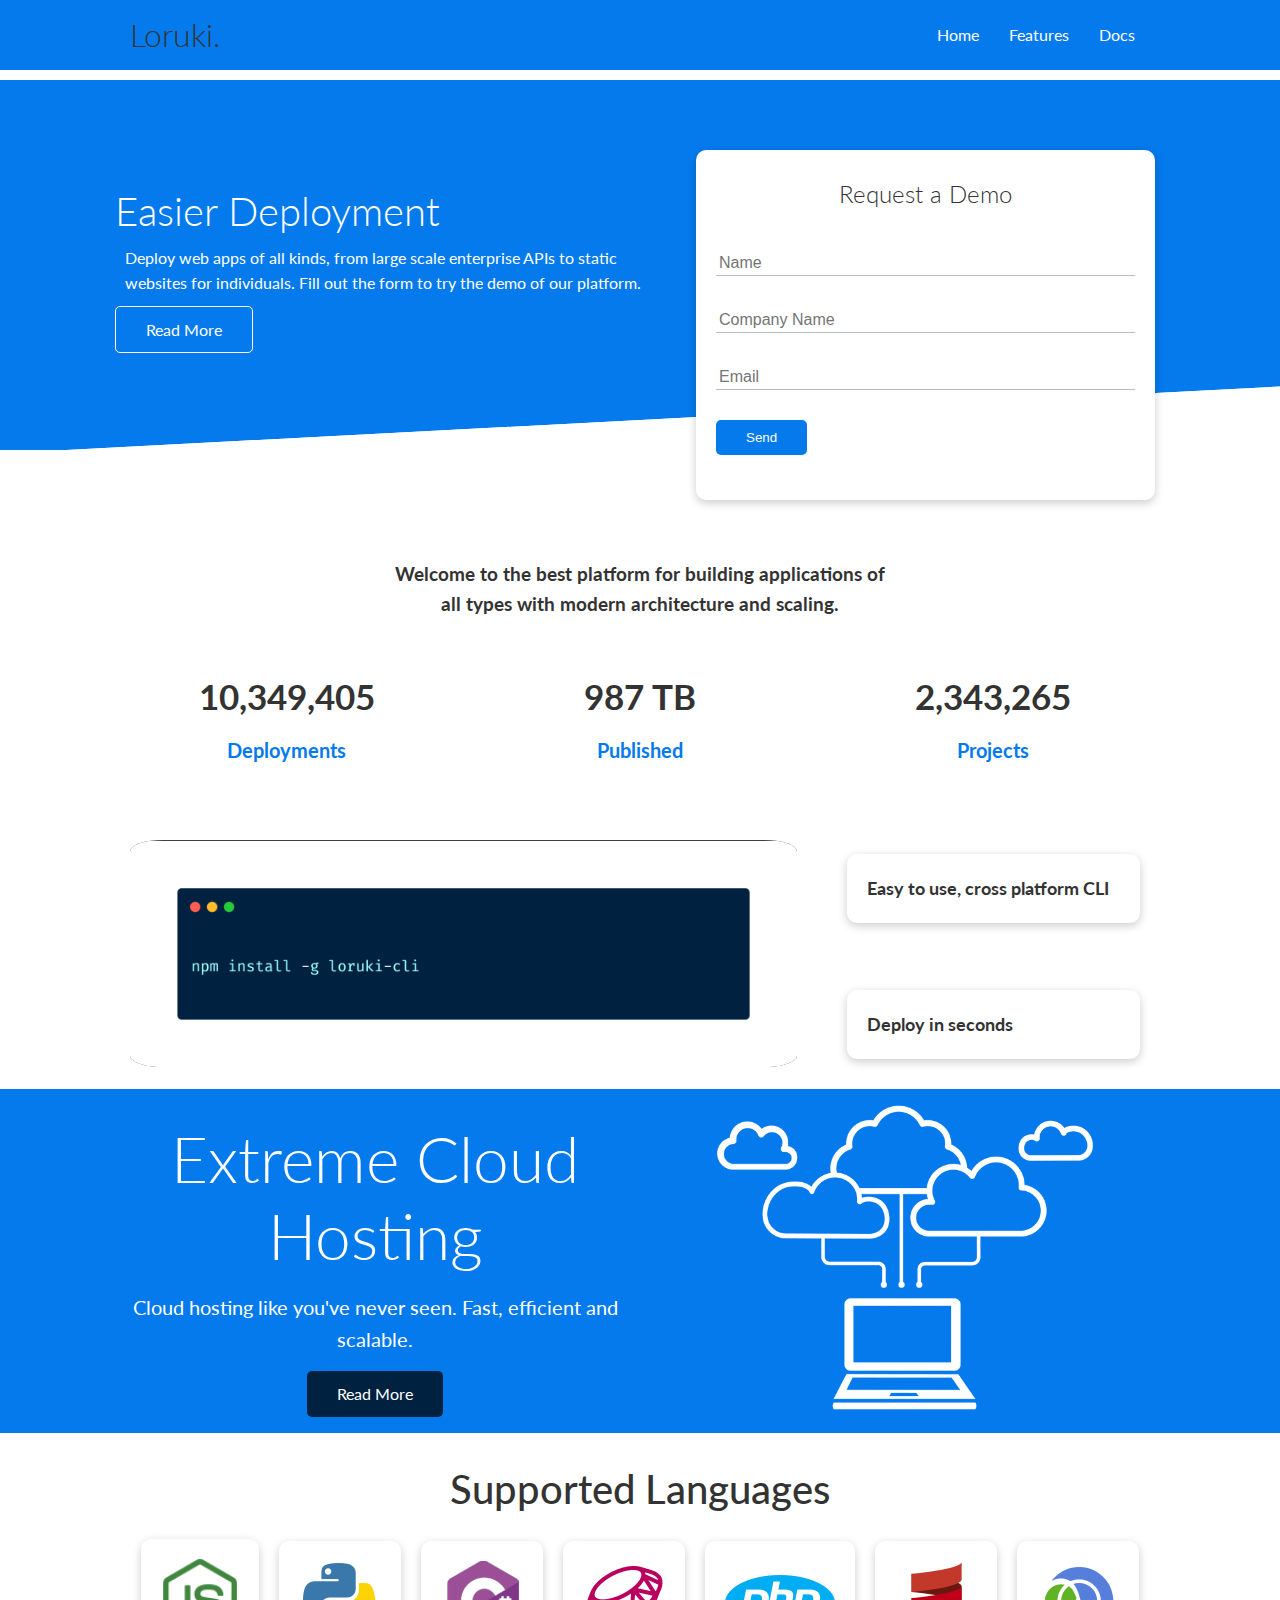
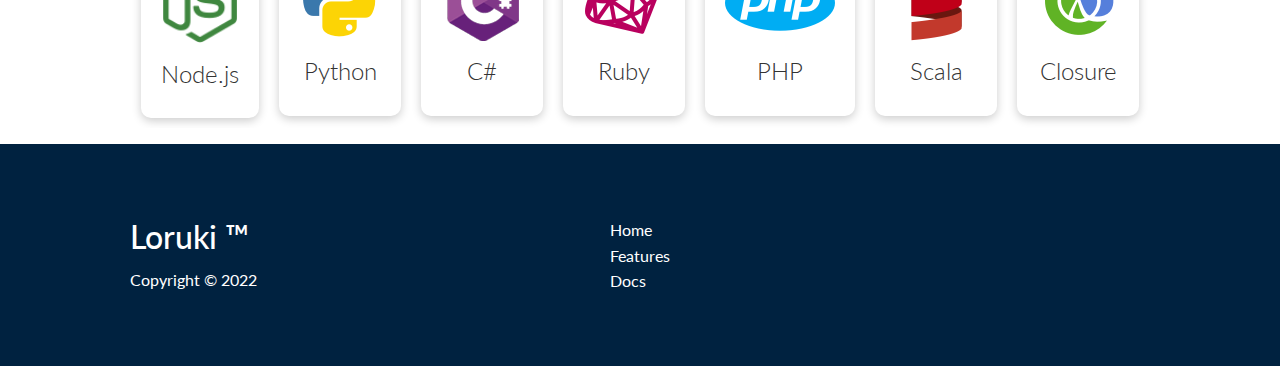
<file: index.html>
<!DOCTYPE html>
<html lang="en">
<head>
    <meta charset="UTF-8">
    <meta http-equiv="X-UA-Compatible" content="IE=edge">
    <meta name="viewport" content="width=device-width, initial-scale=1.0">
    <link rel="stylesheet" href="https://cdnjs.cloudflare.com/ajax/libs/font-awesome/6.2.1/css/all.min.css" 
    integrity="sha512-MV7K8+y+gLIBoVD59lQIYicR65iaqukzvf/nwasF0nqhPay5w/9lJmVM2hMDcnK1OnMGCdVK+iQrJ7lzPJQd1w==" 
    crossorigin="anonymous" referrerpolicy="no-referrer" />
    <link rel="stylesheet" href="css/utilities.css">
    <link rel="stylesheet" href="css/styles.css">
    <title>Loruki | Cloud Hosting For Everyone</title>
</head>
<body>
    <!-- Navbar -->
    <div class="navbar">
        <div class="container flex">
            <h1 class="logo">Loruki.</h1>
            <nav>
                <ul>
                    <li><a href="index.html">Home</a></li>
                    <li><a href="features.html">Features</a></li>
                    <li><a href="docs.html">Docs</a></li>
                </ul>
            </nav>
        </div>
    </div>

    <!-- Showcase -->
    <section class="showcase">
        <div class="container grid">
            <div class="showcase__text">
                <h1>Easier Deployment</h1>
                <p>
                    Deploy web apps of all kinds, from large scale enterprise APIs to static 
                    websites for individuals. Fill out the form to try the demo of our platform.
                </p>
                <a href="features.html" class="btn btn--outline">Read More</a>
            </div>
            <div class="showcase__form card">
                <h2 class="text-center">Request a Demo</h2>
                <form name="contact" method="POST" netlify-honeypot="bot-field" data-netlify="true">
                    <p class="hidden">
                        <label>Don't fill this out if you're human:
                            <input name="bot-field">
                        </label>
                    </p>
                    <input type="hidden" name="form-name" value="contact">
                    <div class="form__control">
                        <input type="text" name="name" placeholder="Name" required>
                    </div>
                    <div class="form__control">
                        <input type="text" name="company" placeholder="Company Name" required>
                    </div>
                    <div class="form__control">
                        <input type="email" name="email" placeholder="Email" required>
                    </div>
                    <input type="submit" value="Send" class="btn btn--primary">
                </form>
            </div>
        </div>
    </section>

    <!-- Stats -->
    <section class="stats">
        <div class="container">
            <h3 class="stats__heading text-center my-1">
                Welcome to the best platform for building applications of all types 
                with modern architecture and scaling.
            </h3>
            <div class="grid grid-3 text-center my-4">
                <div>
                    <i class="fas fa-server fa-5x"></i>
                    <h3>10,349,405</h3>
                    <p class="text-secondary">Deployments</p>
                </div>
                <div>
                    <i class="fas fa-upload fa-5x"></i>
                    <h3>987 TB</h3>
                    <p class="text-secondary">Published</p>
                </div>
                <div>
                    <i class="fas fa-project-diagram fa-5x"></i>
                    <h3>2,343,265</h3>
                    <p class="text-secondary">Projects</p>
                </div>
            </div>
        </div>
    </section>

    <!-- CLI -->
    <section class="cli my-2">
        <div class="container grid grid-2by3">
            <div class="span-2by2">
                <img src="./images/cli.png" alt="cli">
            </div>
            <div class="card">
                <h3>Easy to use, cross platform CLI</h3>
            </div>
            <div class="card">
                <h3>Deploy in seconds</h3>
            </div>
        </div>
    </section>

    <!-- CLOUD -->
    <section class="cloud bg-primary">
        <div class="container grid">
            <div class="text-center">
                <h2 class="lg my-2">Extreme Cloud Hosting</h2>
                <p class="lead my-2">
                    Cloud hosting like you've never seen. Fast, efficient and scalable.
                </p>
                <a href="features.html" class="btn btn--dark">Read More</a>
            </div>
            <div>
                <img src="./images/cloud.png" alt="cloud">
            </div>
        </div>
    </section>

    <!-- LANGUAGES -->
    <section class="languages my-2">
        <div class="container">
            <h1 class="text-center md my-2">Supported Languages</h1>
            <div class="language__cards flex flex-wrap">
                <div class="card">
                    <img src="./images/logos/node.png" alt="node">
                    <h2>Node.js</h2>
                </div>
                <div class="card">
                    <img src="./images/logos/python.png" alt="python">
                    <h2>Python</h2>
                </div>
                <div class="card">
                    <img src="./images/logos/csharp.png" alt="cSharp">
                    <h2>C#</h2>
                </div>
                <div class="card">
                    <img src="./images/logos/ruby.png" alt="ruby">
                    <h2>Ruby</h2>
                </div>
                <div class="card">
                    <img src="./images/logos/php.png" alt="php">
                    <h2>PHP</h2>
                </div>
                <div class="card">
                    <img src="./images/logos/scala.png" alt="scala">
                    <h2>Scala</h2>
                </div>
                <div class="card">
                    <img src="./images/logos/clojure.png" alt="clojure">
                    <h2>Closure</h2>
                </div>
            </div>
        </div>
    </section>

    <!-- FOOTER -->
    <section class="footer bg-dark py-5">
        <div class="container grid grid-3">
            <div class="footer__copyright">
                <h2>Loruki &trade;</h2>
                <p>Copyright &copy; 2022</p>
            </div>
            <nav class="footer__nav mx-auto">
                <ul>
                    <li><a href="index.html">Home</a></li>
                    <li><a href="features.html">Features</a></li>
                    <li><a href="docs.html">Docs</a></li>
                </ul>
            </nav>
            <div class="footer__social">
                <a href="#"><i class="m-1 fab fa-github fa-2x"></i></a>
                <a href="#"><i class="m-1 fab fa-twitter fa-2x"></i></a>
                <a href="#"><i class="m-1 fab fa-linkedin fa-2x"></i></a>
                <a href="#"><i class="m-1 fab fa-instagram fa-2x"></i></a>
                <a href="#"><i class="m-1 fab fa-telegram fa-2x"></i></a>
            </div>
        </div>
    </section>
</body>
</html>
</file>
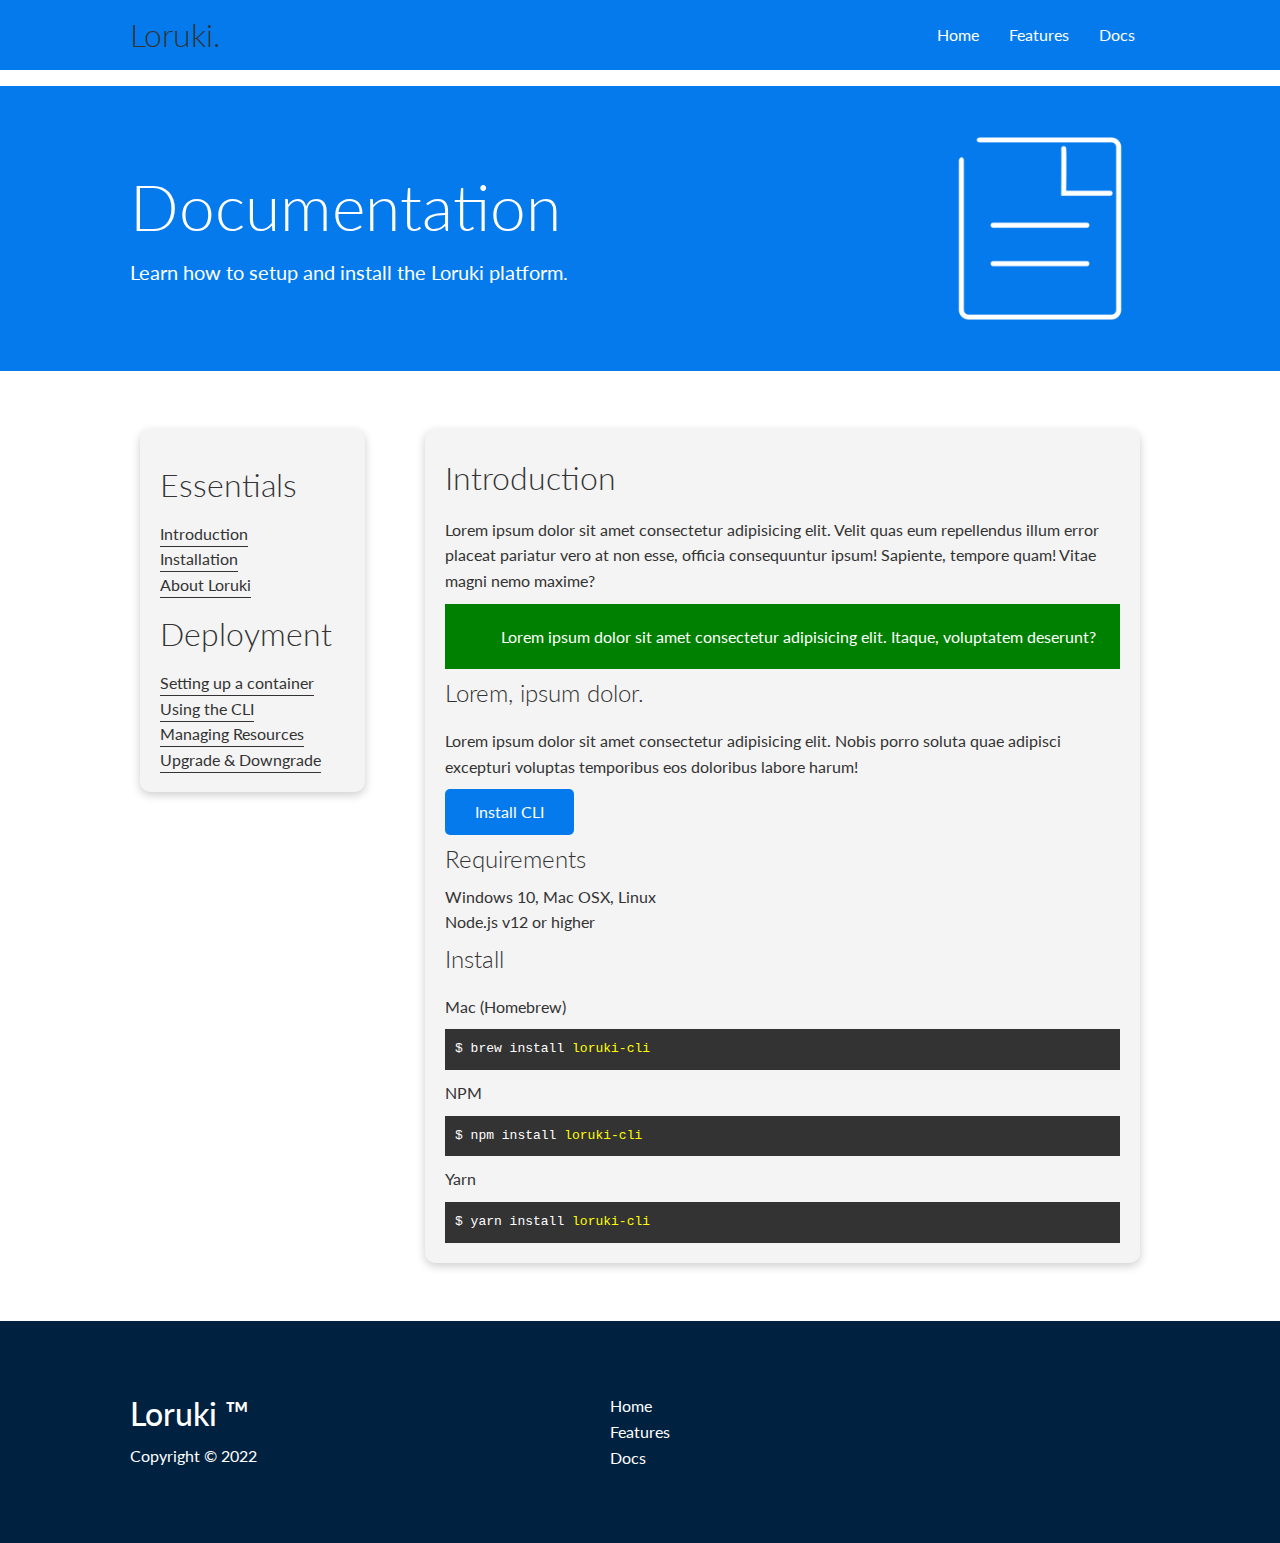
<file: docs.html>
<!DOCTYPE html>
<html lang="en">
<head>
    <meta charset="UTF-8">
    <meta http-equiv="X-UA-Compatible" content="IE=edge">
    <meta name="viewport" content="width=device-width, initial-scale=1.0">
    <link rel="stylesheet" href="https://cdnjs.cloudflare.com/ajax/libs/font-awesome/6.2.1/css/all.min.css" 
    integrity="sha512-MV7K8+y+gLIBoVD59lQIYicR65iaqukzvf/nwasF0nqhPay5w/9lJmVM2hMDcnK1OnMGCdVK+iQrJ7lzPJQd1w==" 
    crossorigin="anonymous" referrerpolicy="no-referrer" />
    <link rel="stylesheet" href="css/utilities.css">
    <link rel="stylesheet" href="css/styles.css">
    <title>Loruki | Cloud Hosting For Everyone</title>
</head>
<body>
    <!-- Navbar -->
    <div class="navbar">
        <div class="container flex">
            <h1 class="logo">Loruki.</h1>
            <nav>
                <ul>
                    <li><a href="index.html">Home</a></li>
                    <li><a href="features.html">Features</a></li>
                    <li><a href="docs.html">Docs</a></li>
                </ul>
            </nav>
        </div>
    </div>

    <!-- Doc-Head -->
    <section class="doc__head bg-primary py-3">
        <div class="container grid">
            <div>
                <h1 class="lg">Documentation</h1>
                <p class="lead">Learn how to setup and install the Loruki platform.</p>
            </div>
            <img src="./images/docs.png" alt="docs">
        </div>
    </section>

    <!-- Doc-Main -->
    <section class="doc__main">
        <div class="container grid py-4">
            <aside class="doc__aside card flex bg-light">
                <h1>Essentials</h1>
                <nav>
                    <ul>
                        <li><a href="#">Introduction</a></li>
                        <li><a href="#">Installation</a></li>
                        <li><a href="#">About Loruki</a></li>
                    </ul>
                </nav>

                <h1>Deployment</h1>
                <nav>
                    <ul>
                        <li><a href="#">Setting up a container</a></li>
                        <li><a href="#">Using the CLI</a></li>
                        <li><a href="#">Managing Resources</a></li>
                        <li><a href="#">Upgrade & Downgrade</a></li>
                    </ul>
                </nav> 
            </aside>
            <main class="doc__info card flex bg-light">
                <h1>Introduction</h1>
                <p>
                    Lorem ipsum dolor sit amet consectetur adipisicing elit. Velit quas eum repellendus illum 
                    error placeat pariatur vero at non esse, officia consequuntur ipsum! Sapiente, tempore quam! 
                    Vitae magni nemo maxime?
                </p>
                <div class="flex highlight highlight-green">
                    <i class="fas fa-info m-2"></i>
                    <p>
                        Lorem ipsum dolor sit amet consectetur adipisicing elit. 
                        Itaque, voluptatem deserunt?
                    </p>
                </div>
                <h2>Lorem, ipsum dolor.</h2>
                <p>
                    Lorem ipsum dolor sit amet consectetur adipisicing elit. Nobis porro soluta quae adipisci 
                    excepturi voluptas temporibus eos doloribus labore harum!
                </p>
                <a href="#" class="btn btn--primary">Install CLI</a>
                <h2>Requirements</h2>
                <ul>
                    <li>Windows 10, Mac OSX, Linux</li>
                    <li>Node.js v12 or higher</li>
                </ul>
                <h2>Install</h2>
                <!-- Homebrew Install -->
                <p>Mac (Homebrew)</p>
                <pre class="highlight highlight-black"><code>$ brew install <span>loruki-cli</span> </code></pre> 
                <!-- NPM Install -->
                <p>NPM</p>
                <pre class="highlight highlight-black"><code>$ npm install <span>loruki-cli</span> </code></pre>
                <!-- Yarn Install -->
                <p>Yarn</p>
                <pre class="highlight highlight-black"><code>$ yarn install <span>loruki-cli</span> </code></pre>
            </main>
        </div>
    </section>
    
    <!-- FOOTER -->
    <section class="footer bg-dark py-5">
        <div class="container grid grid-3">
            <div class="footer__copyright">
                <h2>Loruki &trade;</h2>
                <p>Copyright &copy; 2022</p>
            </div>
            <nav class="footer__nav mx-auto">
                <ul>
                    <li><a href="index.html">Home</a></li>
                    <li><a href="features.html">Features</a></li>
                    <li><a href="docs.html">Docs</a></li>
                </ul>
            </nav>
            <div class="footer__social">
                <a href="#"><i class="m-1 fab fa-github fa-2x"></i></a>
                <a href="#"><i class="m-1 fab fa-twitter fa-2x"></i></a>
                <a href="#"><i class="m-1 fab fa-linkedin fa-2x"></i></a>
                <a href="#"><i class="m-1 fab fa-instagram fa-2x"></i></a>
                <a href="#"><i class="m-1 fab fa-telegram fa-2x"></i></a>
            </div>
        </div>
    </section>
</body>
</html>
</file>
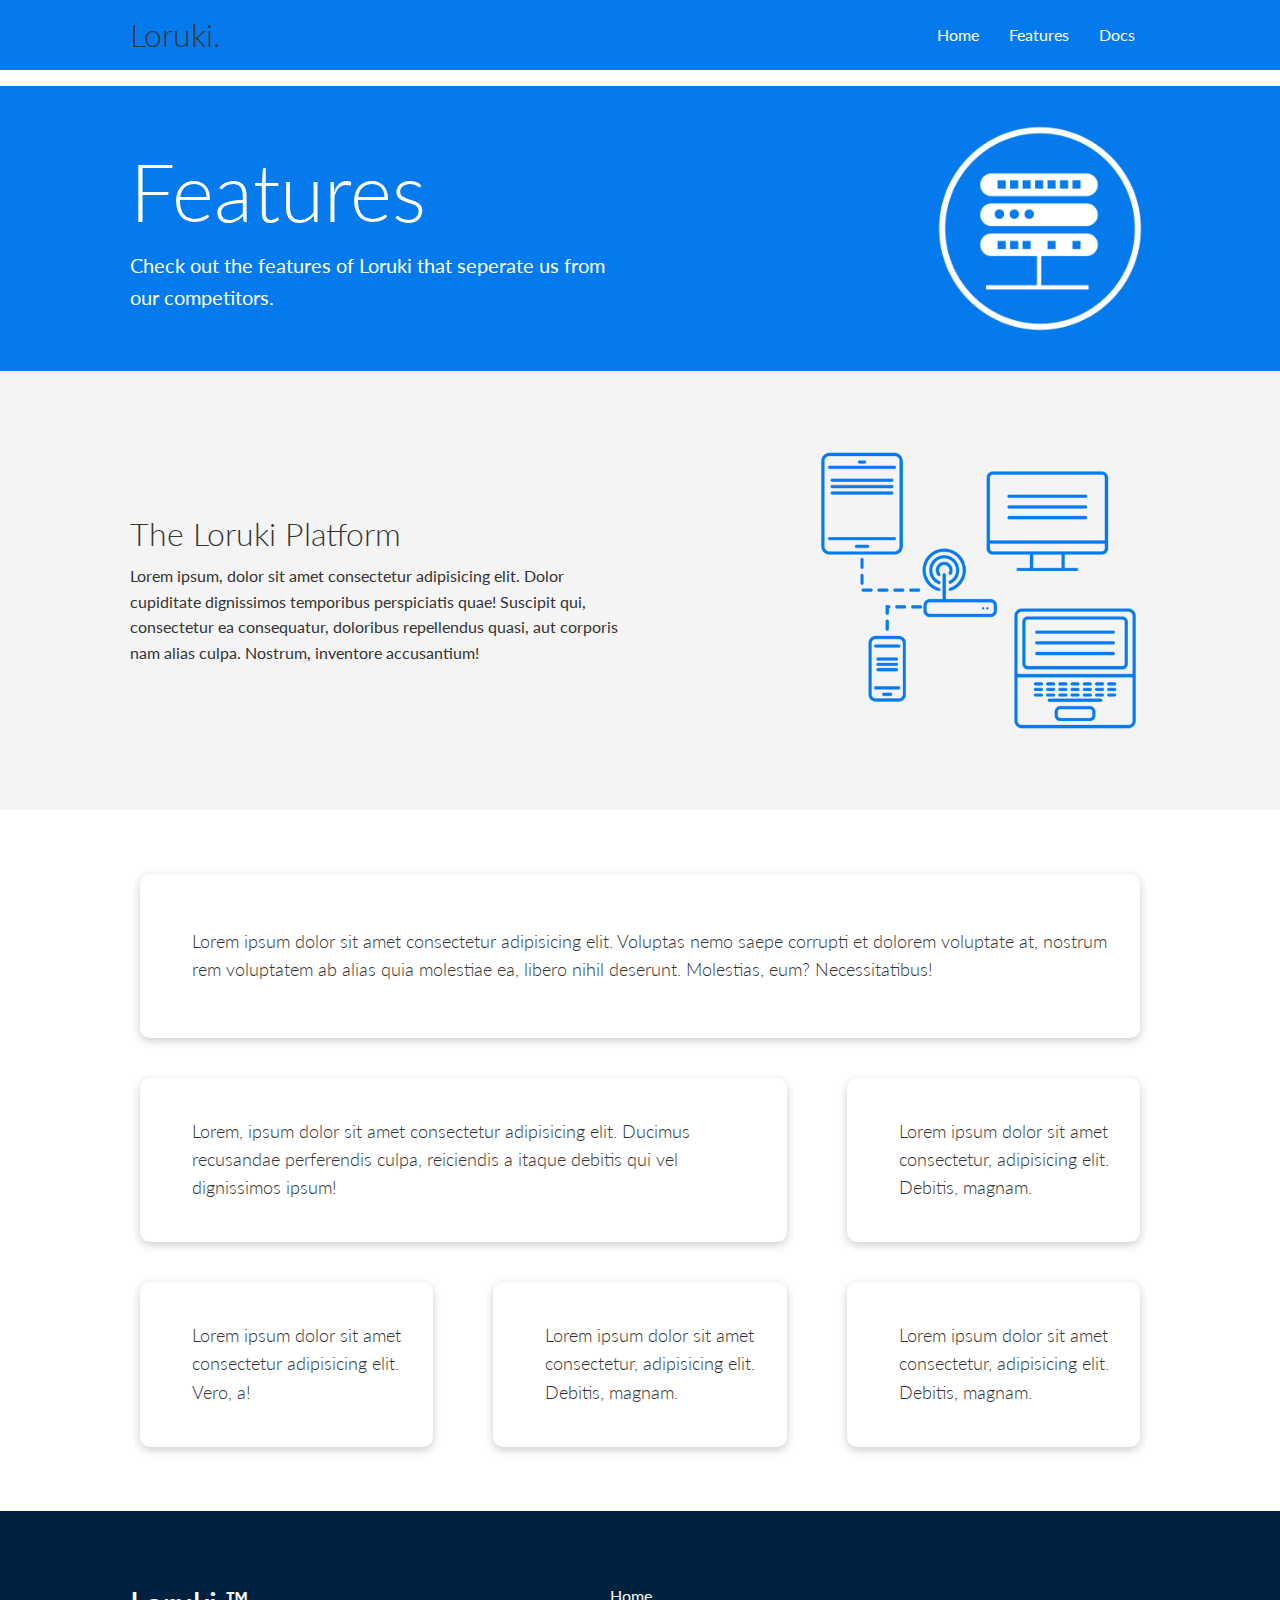
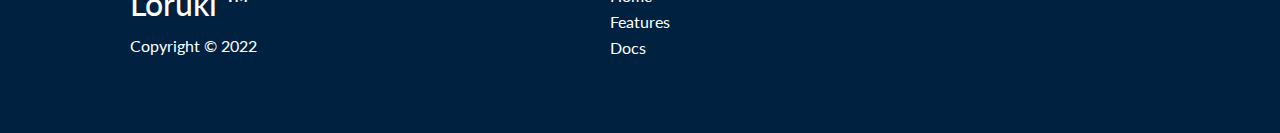
<file: features.html>
<!DOCTYPE html>
<html lang="en">
<head>
    <meta charset="UTF-8">
    <meta http-equiv="X-UA-Compatible" content="IE=edge">
    <meta name="viewport" content="width=device-width, initial-scale=1.0">
    <link rel="stylesheet" href="https://cdnjs.cloudflare.com/ajax/libs/font-awesome/6.2.1/css/all.min.css" 
    integrity="sha512-MV7K8+y+gLIBoVD59lQIYicR65iaqukzvf/nwasF0nqhPay5w/9lJmVM2hMDcnK1OnMGCdVK+iQrJ7lzPJQd1w==" 
    crossorigin="anonymous" referrerpolicy="no-referrer" />
    <link rel="stylesheet" href="css/utilities.css">
    <link rel="stylesheet" href="css/styles.css">
    <title>Loruki | Cloud Hosting For Everyone</title>
</head>
<body>
    <!-- Navbar -->
    <div class="navbar">
        <div class="container flex">
            <h1 class="logo">Loruki.</h1>
            <nav>
                <ul>
                    <li><a href="index.html">Home</a></li>
                    <li><a href="features.html">Features</a></li>
                    <li><a href="docs.html">Docs</a></li>
                </ul>
            </nav>
        </div>
    </div>

    <!-- Head -->
    <section class="feature__head bg-primary py-3">
        <div class="container grid">
            <div>
                <h1 class="xlg">Features</h1>
                <p class="lead">Check out the features of Loruki that seperate us from our competitors.</p>
            </div>
            <img src="./images/server.png" alt="server1">
        </div>
    </section>

    <!-- Sub-Head -->
    <section class="feature__subHead bg-light py-4">
        <div class="container grid">
            <div>
                <h1 class="sm">The Loruki Platform</h1>
                <p class="lead xsm">
                    Lorem ipsum, dolor sit amet consectetur adipisicing elit. Dolor cupiditate dignissimos 
                    temporibus perspiciatis quae! Suscipit qui, consectetur ea consequatur, doloribus repellendus 
                    quasi, aut corporis nam alias culpa. Nostrum, inventore accusantium!
                </p>
            </div>
            <img src="./images/server2.png" alt="server2">
        </div>
    </section>

    <!-- Main -->
    <section class="feature__main">
        <div class="container grid grid-3by3 py-5">
            <div class="card span-3col flex"> 
                <i class="fas fa-server fa-3x"></i>
                <p>
                    Lorem ipsum dolor sit amet consectetur adipisicing elit. Voluptas nemo saepe corrupti et 
                    dolorem voluptate at, nostrum rem voluptatem ab alias quia molestiae ea, libero nihil 
                    deserunt. Molestias, eum? Necessitatibus!
                </p>
            </div>
            <div class="card span-2col flex"> 
                <i class="fas fa-network-wired fa-3x"></i>
                <p>
                    Lorem, ipsum dolor sit amet consectetur adipisicing elit. Ducimus recusandae perferendis 
                    culpa, reiciendis a itaque debitis qui vel dignissimos ipsum!
                </p>
            </div>
            <div class="card flex"> 
                <i class="fas fa-laptop-code fa-3x"></i>
                <p>
                    Lorem ipsum dolor sit amet consectetur, adipisicing elit. Debitis, magnam.
                </p>
            </div>
            <div class="card flex"> 
                <i class="fas fa-database fa-3x"></i>
                <p>
                    Lorem ipsum dolor sit amet consectetur adipisicing elit. Vero, a!
                </p>
            </div>
            <div class="card flex"> 
                <i class="fas fa-power-off fa-3x"></i>
                <p>
                    Lorem ipsum dolor sit amet consectetur, adipisicing elit. Debitis, magnam.
                </p>
            </div>
            <div class="card flex"> 
                <i class="fas fa-upload fa-3x"></i>
                <p>
                    Lorem ipsum dolor sit amet consectetur, adipisicing elit. Debitis, magnam.
                </p>
            </div>
        </div>
    </section>

    <!-- FOOTER -->
    <section class="footer bg-dark py-5">
        <div class="container grid grid-3">
            <div class="footer__copyright">
                <h2>Loruki &trade;</h2>
                <p>Copyright &copy; 2022</p>
            </div>
            <nav class="footer__nav mx-auto">
                <ul>
                    <li><a href="index.html">Home</a></li>
                    <li><a href="features.html">Features</a></li>
                    <li><a href="docs.html">Docs</a></li>
                </ul>
            </nav>
            <div class="footer__social">
                <a href="#"><i class="m-1 fab fa-github fa-2x"></i></a>
                <a href="#"><i class="m-1 fab fa-twitter fa-2x"></i></a>
                <a href="#"><i class="m-1 fab fa-linkedin fa-2x"></i></a>
                <a href="#"><i class="m-1 fab fa-instagram fa-2x"></i></a>
                <a href="#"><i class="m-1 fab fa-telegram fa-2x"></i></a>
            </div>
        </div>
    </section>
</body>
</html>
</file>
<file: css/utilities.css>
.container {
  max-width: 1100px;
  margin-inline: auto;
  overflow: auto;
  padding-inline: 40px;
}

.card {
  background-color: var(--white-color);
  color: var(--grey-color);
  border-radius: 10px;
  box-shadow: 0 3px 10px rgba(0, 0, 0, 0.2);
  padding: 20px;
  margin: 10px;
}

/* Flex Box */
.flex {
  display: flex;
  justify-content: center;
  align-items: center;
  height: 100%;
}

.flex-wrap {
  flex-wrap: wrap;
}

/* Css Grid */
.grid {
  display: grid;
  grid-template-columns: repeat(2, 1fr);
  grid-gap: 2.5rem;
  justify-content: center;
  align-items: center;
  height: 100%;
}

.grid-3 {
  grid-template-columns: repeat(3, 1fr);
}

.grid-2by3 {
  grid-template-rows: repeat(2, 1fr);
  grid-template-columns: repeat(3, 1fr);
}
.span-2by2 {
  grid-row-end: span 2;
  grid-column-end: span 2;
}

.grid-3by3 {
  grid-template-rows: repeat(3, 1fr);
  grid-template-columns: repeat(3, 1fr);
}
.span-2col {
  grid-column: 1 / span 2;
}
.span-3col {
  grid-column: 1 / span 3;
}

/* Buttons & Backgrounds*/
.btn {
  display: inline-block;
  padding: 10px 30px;
  cursor: pointer;
  background-color: transparent;
  color: var(--dark-color);
  border: none;
  border-radius: 5px;
}

.btn--primary,
.bg-primary {
  background-color: var(--primary-color);
  color: var(--white-color);
}
.btn--secondary,
.bg-secondary {
  background-color: var(--secondary-color);
  color: var(--white-color);
}

.btn--light,
.bg-light {
  background-color: var(--light-color);
  color: var(--grey-color);
}
.btn--dark,
.bg-dark {
  background-color: var(--dark-color);
  color: var(--white-color);
}

.btn--outline {
  background-color: transparent;
  color: var(--white-color);
  border: 1px solid var(--white-color);
}

.btn:hover {
  transform: scale(0.9);
}

/* Highlight Element */
.highlight {
  width: 100%;
  padding: 10px;
  background-color: transparent;
  color: var(--grey-color);
}
.highlight span {
  color: yellow;
}

.highlight-green {
  background-color: green;
  color: #ffffff;
}
.highlight-black {
  background-color: var(--grey-color);
  color: #ffffff;
}

/* Texts */
.lead {
  font-size: 20px;
}

.xsm {
  font-size: 1rem;
}
.sm {
  font-size: 2rem;
}
.md {
  font-size: 3rem;
}
.lg {
  font-size: 4rem;
}
.xlg {
  font-size: 5rem;
}

.text-center {
  text-align: center;
}

/* Margins */
.mx-auto {
  margin-inline: auto;
}
.m-1 {
  margin: 0.5rem;
}
.m-2 {
  margin: 1rem;
}
.m-3 {
  margin: 2rem;
}
.m-4 {
  margin: 3rem;
}
.m-5 {
  margin: 4rem;
}
/* Margins Y-Axis */
.my-1 {
  margin-block: 0.5rem;
}
.my-2 {
  margin-block: 1rem;
}
.my-3 {
  margin-block: 2rem;
}
.my-4 {
  margin-block: 3rem;
}
.my-5 {
  margin-block: 4rem;
}

/* Paddings */
.p-1 {
  padding: 0.5rem;
}
.p-2 {
  padding: 1rem;
}
.p-3 {
  padding: 2rem;
}
.p-4 {
  padding: 3rem;
}
.p-5 {
  padding: 4rem;
}
/* Paddings Y-Axis */
.py-1 {
  padding-block: 0.5rem;
}
.py-2 {
  padding-block: 1rem;
}
.py-3 {
  padding-block: 2rem;
}
.py-4 {
  padding-block: 3rem;
}
.py-5 {
  padding-block: 4rem;
}
</file>
<file: css/styles.css>
@import url("https://fonts.googleapis.com/css2?family=Lato:wght@300&display=swap");

:root {
  --primary-color: #047aed;
  --secondary-color: #1c3fa8;
  --light-color: #f4f4f4;
  --dark-color: #002240;
  --white-color: #fff;
  --grey-color: #333;
}

* {
  box-sizing: border-box;
  margin: 0;
  padding: 0;
}

/* Typography */
body {
  font-family: "Lato", "sans-serif";
  color: var(--grey-color);
  line-height: 1.6;
}

h1,
h2 {
  font-weight: 300;
  line-height: 1.2;
  margin: 10px 0;
}

p {
  margin: 10px 0;
}

ul {
  list-style: none;
}

a {
  text-decoration: none;
  color: var(--grey-color);
}

img {
  width: 100%;
}

.hidden {
  visibility: hidden;
  height: 0;
}

/* Navbar */
.navbar {
  height: 70px;
  background-color: var(--primary-color);
  color: var(--grey-color);
}

.navbar .flex {
  justify-content: space-between;
}

.navbar ul {
  max-width: 1100px;
  list-style: none;
  display: flex;
  justify-content: space-between;
}

.navbar a {
  text-decoration: none;
  color: var(--white-color);
  padding: 10px;
  margin-inline: 5px;
}

.navbar a:hover,
.navbar a:focus,
.logo:hover {
  border-bottom: 2px solid var(--white-color);
}

/* Showcase */
.showcase {
  max-height: 400px;
  background-color: var(--primary-color);
  color: var(--white-color);
  position: relative;
  margin-block: 10px;
}

.showcase h1 {
  font-size: 40px;
}

.showcase p {
  margin-inline: 10px;
}

.showcase .grid {
  grid-template-columns: 55% 45%;
  grid-gap: 30px;
  overflow: visible;
}

.showcase__text {
  animation: slideInFromLeft 1s ease-in;
}
.showcase__form {
  animation: slideInFromRight 1s ease-in;
  height: 350px;
  width: clamp(10rem, 100%, 44rem);
  position: relative;
  top: 60px;
  z-index: 100;
  justify-self: flex-end;
}

.showcase__form .form__control {
  margin-block: 30px;
}

.showcase__form input[type="text"],
.showcase__form input[type="email"] {
  border: 0;
  border-bottom: 1px solid #b4becb;
  width: 100%;
  padding: 3px;
  font-size: 16px;
}

.showcase__form input:focus {
  outline: none;
}

.showcase::before,
.showcase::after {
  content: "";
  position: absolute;
  height: 100px;
  bottom: -70px;
  right: 0;
  left: 0;
  background-color: var(--white-color);
  transform: skewY(-3deg);
  -webkit-transform: skewY(-3deg);
  -moz-transform: skewY(-3deg);
  -ms-transform: skewY(-3deg);
}

/* Stats */
.stats {
  padding-top: 100px;
  animation: slideInFromTop 1s ease-in;
}

.stats__heading {
  max-width: 500px;
  margin: auto;
}

.stats .grid h3 {
  font-size: 35px;
}

.stats .grid p {
  font-size: 20px;
  font-weight: bold;
  color: var(--primary-color);
}

/* CLI */
.cli img {
  height: 100%;
  width: 100%;
  border-radius: 5%;
  background-color: var(--grey-color);
}
.cli h3 {
  margin: 0;
  font-size: 18px;
  font-weight: 700;
}

/* CLOUD */
.cloud p {
  font-size: 1.25rem;
  font-size: 300;
}
.cloud img {
  width: clamp(10rem, 100%, 44rem);
}

/* LANGUAGES */
.languages .card {
  text-align: center;
  transition: transform 0.5s ease-in;
}
.languages .card:hover {
  transform: translateY(-10px);
  -webkit-transform: translateY(-10px);
  -moz-transform: translateY(-10px);
  -o-transform: translateY(-10px);
  -ms-transform: translateY(-10px);
}

.languages h1 {
  font-size: 2.5rem;
  font-weight: 500;
}

/* FEATURES */
/* Features - Head */
.feature__head {
  margin-top: 1rem;
}
.feature__head img {
  width: clamp(10rem, 45%, 40rem);
  margin-inline: auto 0;
  justify-self: flex-end;
}

/* Features - subHead */
.feature__subHead img {
  width: clamp(10rem, 70%, 40rem);
  margin-inline: auto 0;
  justify-self: flex-end;
}

/* Features - Main */
.feature__main i {
  margin-inline: 1rem;
}

.feature__main p {
  font-size: 1.1rem;
  font-weight: 300;
}

/* DOCUMENTATION */
/* Doc - Head */
.doc__head {
  margin-top: 1rem;
}
.doc__head img {
  width: clamp(10rem, 45%, 40rem);
  margin-inline: auto 0;
  justify-self: flex-end;
}

/* Doc - Main */
.doc__main .grid {
  grid-template-columns: 1fr 3fr;
}

/* Doc - Aside */
.doc__aside,
.doc__info {
  height: auto;
  align-self: flex-start;
  flex-direction: column;
}

.doc__main .doc__aside h1 {
  width: 100%;
  justify-content: flex-start;
  padding-block: 7px;
}

.doc__main .doc__aside nav {
  width: 100%;
}
.doc__main .doc__aside ul {
  display: flex;
  flex-direction: column;
  justify-content: flex-start;
}

.doc__main .doc__aside a {
  padding-block: 3px;
  border-bottom: 1px solid var(--grey-color);
}
.doc__main .doc__aside a:focus {
  color: var(--primary-color);
}

/* Doc - Info */
.doc__main .doc__info ul,
.doc__main .doc__info a,
.doc__main .doc__info p,
.doc__main .doc__info h1,
.doc__main .doc__info h2 {
  align-self: flex-start;
}

/* FOOTER */
.footer h2 {
  font-size: 2rem;
  font-weight: 500;
}
.footer p {
  font-size: 1rem;
}

.footer ul {
  list-style: none;
}
.footer a {
  color: var(--white-color);
}

/* Animations */
@keyframes slideInFromLeft {
  0% {
    transform: translateX(-100%);
  }
  100% {
    transform: translateX(0);
  }
}
@keyframes slideInFromRight {
  0% {
    transform: translateX(100%);
  }
  100% {
    transform: translateX(0);
  }
}

@keyframes slideInFromBottom {
  0% {
    transform: translateY(100%);
  }
  100% {
    transform: translateX(0);
  }
}
@keyframes slideInFromTop {
  0% {
    transform: translateY(-100%);
  }
  100% {
    transform: translateX(0);
  }
}

/* Media Queries */
/* Tablets and under */
@media screen and (max-width: 768px) {
  .grid,
  .showcase .grid,
  .stats .grid,
  .cli .grid,
  .cloud .grid,
  .feature__head .grid,
  .feature__subHead .grid,
  .feature__main .grid,
  .doc__head .grid,
  .doc__main .grid {
    grid-template-columns: 1fr;
    grid-template-rows: 1fr;
  }
  .feature__main .card {
    grid-column: 1;
  }

  .feature__head img,
  .feature__subHead img,
  .doc__head img {
    margin-inline: auto;
    justify-self: center;
  }

  .showcase {
    max-height: 600px;
    height: auto;
  }
  .showcase__text {
    text-align: center;
    margin-top: 40px;
  }
  .showcase__form {
    justify-self: center;
    margin: auto;
  }

  .doc__main .doc__aside {
    width: 55%;
    margin-inline: auto;
  }

  .feature__head h1,
  .doc__head h1,
  .doc__head p,
  .doc__aside h1,
  .doc__aside a,
  .doc__main .doc__info h1,
  .doc__main .doc__info h2,
  .doc__main .doc__info a {
    text-align: center;
    width: 100%;
  }

  .doc__main .doc__aside ul {
    display: flex;
    flex-direction: column;
    align-items: center;
  }

  .doc__main .doc__info a {
    width: auto;
    margin-inline: auto;
  }

  .footer .footer__copyright,
  .footer .footer__social {
    margin-inline: auto;
  }
}

/* Mobile */
@media screen and (max-width: 500px) {
  .navbar {
    height: 115px;
  }
  .navbar .flex {
    flex-direction: column;
    justify-content: space-around;
  }
  .navbar ul {
    width: 100%;
    background-color: rgba(0, 0, 0, 0.111);
    padding: 1rem;
  }

  .showcase__text {
    animation: slideInFromTop 1s ease-in;
  }
  .showcase__form {
    animation: slideInFromBottom 1s ease-in;
  }

  .stats {
    padding-top: 200px;
    animation: none;
  }

  .cli .grid-2by3 > *:first-child {
    grid-row: 1;
    grid-column: 1;
  }
}
</file>
